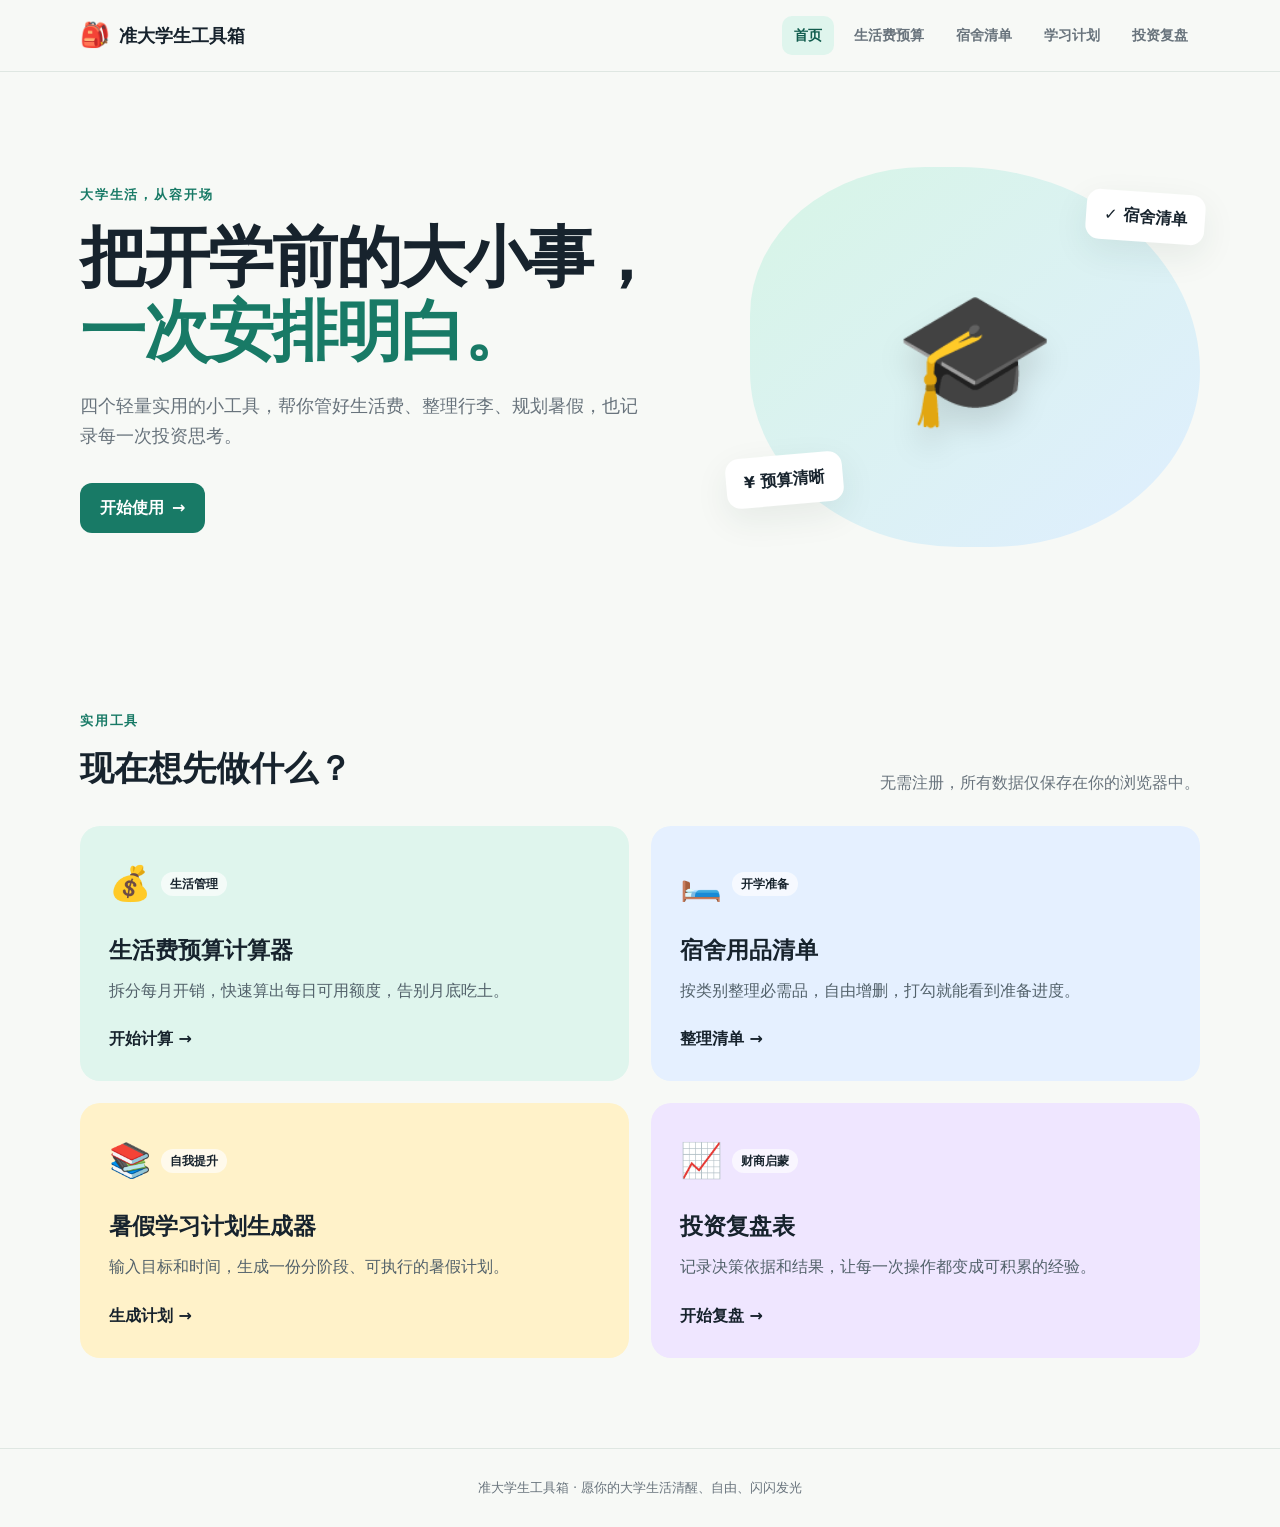
<file: index.html>
<!doctype html>
<html lang="zh-CN">
<head>
  <meta charset="UTF-8">
  <meta name="viewport" content="width=device-width, initial-scale=1.0">
  <meta name="description" content="准大学生工具箱：预算、宿舍清单、学习计划和投资复盘。">
  <title>准大学生工具箱</title>
  <link rel="stylesheet" href="assets/css/styles.css">
</head>
<body>
  <header class="site-header">
    <a class="brand" href="index.html"><span>🎒</span> 准大学生工具箱</a>
    <button class="nav-toggle" type="button" aria-label="打开导航" aria-expanded="false">☰</button>
    <nav class="nav-links" aria-label="主导航">
      <a class="active" href="index.html">首页</a>
      <a href="budget.html">生活费预算</a>
      <a href="dorm.html">宿舍清单</a>
      <a href="study.html">学习计划</a>
      <a href="investment.html">投资复盘</a>
    </nav>
  </header>

  <main>
    <section class="hero container">
      <div>
        <span class="eyebrow">大学生活，从容开场</span>
        <h1>把开学前的大小事，<br><span class="accent">一次安排明白。</span></h1>
        <p>四个轻量实用的小工具，帮你管好生活费、整理行李、规划暑假，也记录每一次投资思考。</p>
        <a class="button" href="#tools">开始使用 <span>→</span></a>
      </div>
      <div class="hero-visual" aria-hidden="true">
        <div class="float-card card-one">✓ 宿舍清单</div>
        <div class="float-card card-two">¥ 预算清晰</div>
        <div class="hero-icon">🎓</div>
      </div>
    </section>

    <section class="container section" id="tools">
      <div class="section-heading">
        <div><span class="eyebrow">实用工具</span><h2>现在想先做什么？</h2></div>
        <p>无需注册，所有数据仅保存在你的浏览器中。</p>
      </div>
      <div class="tool-grid">
        <a class="tool-card mint" href="budget.html">
          <span class="tool-icon">💰</span><span class="tag">生活管理</span>
          <h3>生活费预算计算器</h3><p>拆分每月开销，快速算出每日可用额度，告别月底吃土。</p><span class="card-link">开始计算 →</span>
        </a>
        <a class="tool-card blue" href="dorm.html">
          <span class="tool-icon">🛏️</span><span class="tag">开学准备</span>
          <h3>宿舍用品清单</h3><p>按类别整理必需品，自由增删，打勾就能看到准备进度。</p><span class="card-link">整理清单 →</span>
        </a>
        <a class="tool-card yellow" href="study.html">
          <span class="tool-icon">📚</span><span class="tag">自我提升</span>
          <h3>暑假学习计划生成器</h3><p>输入目标和时间，生成一份分阶段、可执行的暑假计划。</p><span class="card-link">生成计划 →</span>
        </a>
        <a class="tool-card purple" href="investment.html">
          <span class="tool-icon">📈</span><span class="tag">财商启蒙</span>
          <h3>投资复盘表</h3><p>记录决策依据和结果，让每一次操作都变成可积累的经验。</p><span class="card-link">开始复盘 →</span>
        </a>
      </div>
    </section>
  </main>
  <footer>准大学生工具箱 · 愿你的大学生活清醒、自由、闪闪发光</footer>
  <script src="assets/js/common.js"></script>
</body>
</html>
</file>
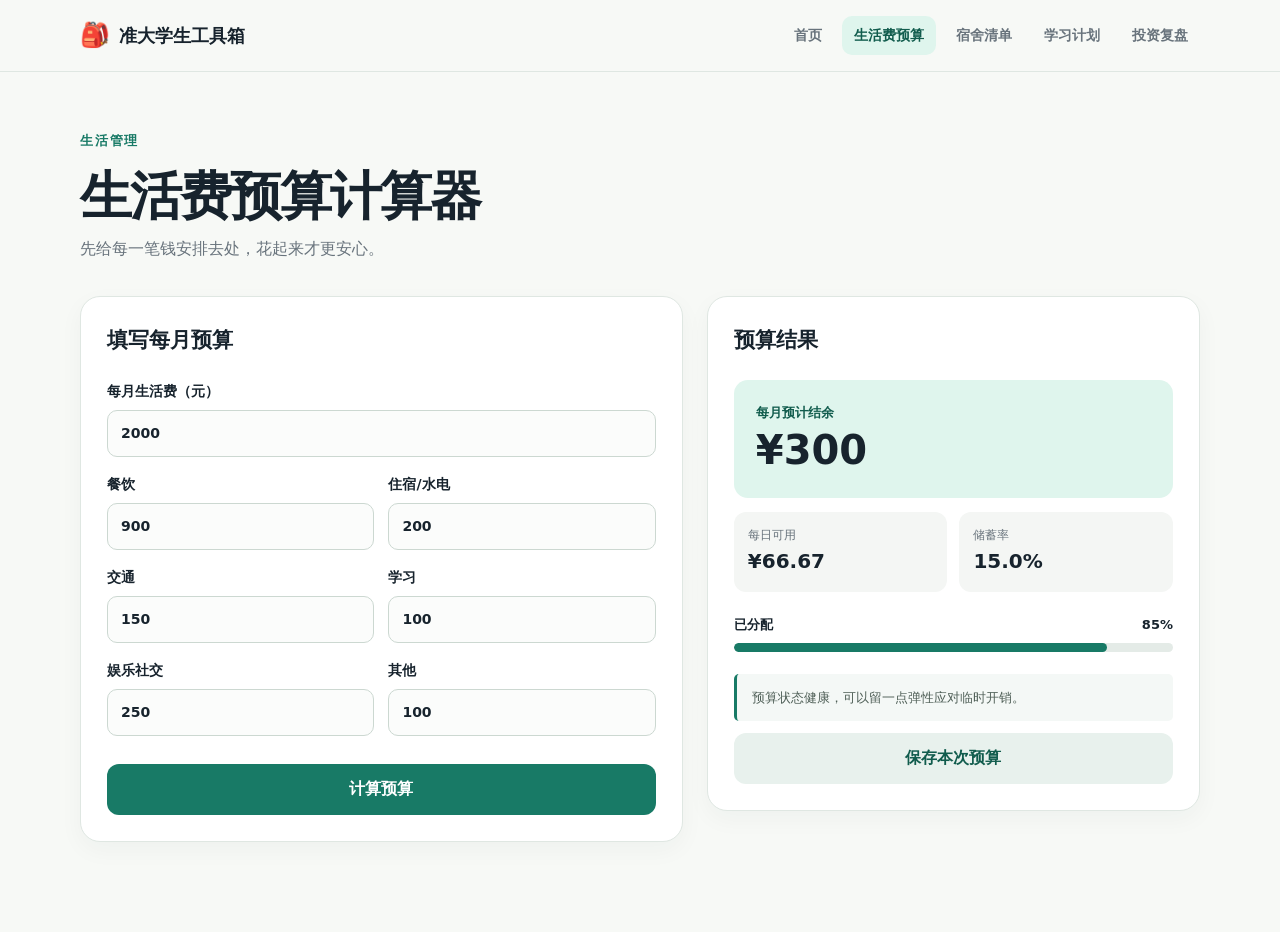
<file: budget.html>
<!doctype html>
<html lang="zh-CN">
<head>
  <meta charset="UTF-8"><meta name="viewport" content="width=device-width, initial-scale=1.0">
  <title>生活费预算计算器｜准大学生工具箱</title><link rel="stylesheet" href="assets/css/styles.css">
</head>
<body>
  <header class="site-header"><a class="brand" href="index.html"><span>🎒</span> 准大学生工具箱</a><button class="nav-toggle" type="button" aria-label="打开导航" aria-expanded="false">☰</button><nav class="nav-links"><a href="index.html">首页</a><a class="active" href="budget.html">生活费预算</a><a href="dorm.html">宿舍清单</a><a href="study.html">学习计划</a><a href="investment.html">投资复盘</a></nav></header>
  <main class="container page-main">
    <div class="page-title"><span class="eyebrow">生活管理</span><h1>生活费预算计算器</h1><p>先给每一笔钱安排去处，花起来才更安心。</p></div>
    <div class="two-column">
      <form class="panel" id="budget-form">
        <h2>填写每月预算</h2>
        <label>每月生活费（元）<input type="number" id="income" min="0" step="100" value="2000" required></label>
        <div class="form-grid">
          <label>餐饮<input type="number" id="food" min="0" value="900"></label>
          <label>住宿/水电<input type="number" id="housing" min="0" value="200"></label>
          <label>交通<input type="number" id="transport" min="0" value="150"></label>
          <label>学习<input type="number" id="study-cost" min="0" value="100"></label>
          <label>娱乐社交<input type="number" id="fun" min="0" value="250"></label>
          <label>其他<input type="number" id="other" min="0" value="100"></label>
        </div>
        <button class="button full" type="submit">计算预算</button>
      </form>
      <section class="panel result-panel" aria-live="polite">
        <h2>预算结果</h2>
        <div class="money-result"><small>每月预计结余</small><strong id="balance">¥300</strong></div>
        <div class="stats"><div><span>每日可用</span><strong id="daily">¥66.67</strong></div><div><span>储蓄率</span><strong id="saving-rate">15%</strong></div></div>
        <div class="progress-wrap"><div class="progress-label"><span>已分配</span><span id="allocated-text">85%</span></div><div class="progress"><i id="allocated-bar"></i></div></div>
        <div id="budget-tip" class="tip">预算状态健康，可以留一点弹性应对临时开销。</div>
        <button class="button secondary full" id="save-budget" type="button">保存本次预算</button>
      </section>
    </div>
  </main>
  <script src="assets/js/common.js"></script><script src="assets/js/budget.js"></script>
</body></html>
</file>
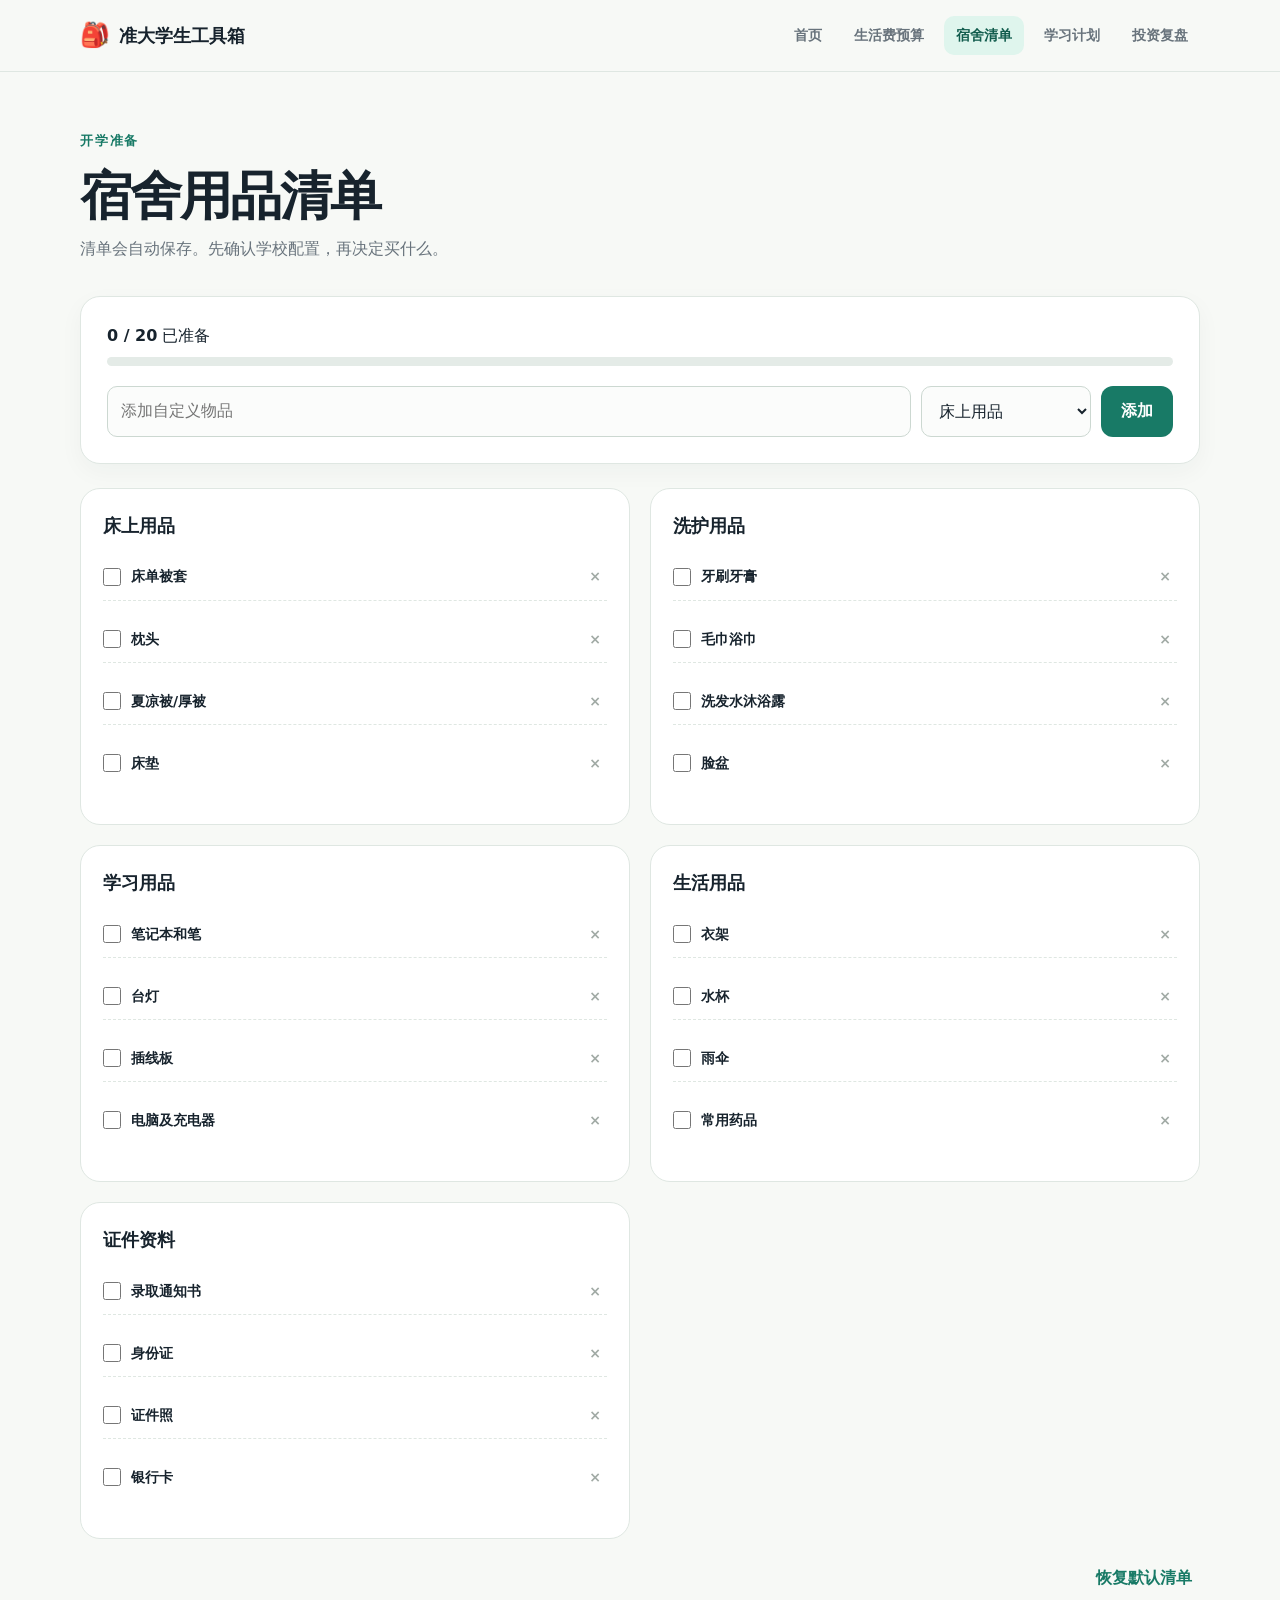
<file: dorm.html>
<!doctype html>
<html lang="zh-CN"><head><meta charset="UTF-8"><meta name="viewport" content="width=device-width, initial-scale=1.0"><title>宿舍用品清单｜准大学生工具箱</title><link rel="stylesheet" href="assets/css/styles.css"></head>
<body><header class="site-header"><a class="brand" href="index.html"><span>🎒</span> 准大学生工具箱</a><button class="nav-toggle" type="button" aria-label="打开导航" aria-expanded="false">☰</button><nav class="nav-links"><a href="index.html">首页</a><a href="budget.html">生活费预算</a><a class="active" href="dorm.html">宿舍清单</a><a href="study.html">学习计划</a><a href="investment.html">投资复盘</a></nav></header>
<main class="container page-main"><div class="page-title"><span class="eyebrow">开学准备</span><h1>宿舍用品清单</h1><p>清单会自动保存。先确认学校配置，再决定买什么。</p></div>
  <section class="panel checklist-toolbar"><div><strong id="check-count">0 / 0</strong><span> 已准备</span></div><div class="progress"><i id="check-progress"></i></div><form id="add-item-form" class="inline-form"><input id="new-item" placeholder="添加自定义物品" required><select id="new-category"><option>床上用品</option><option>洗护用品</option><option>学习用品</option><option>生活用品</option><option>证件资料</option></select><button class="button" type="submit">添加</button></form></section>
  <div id="checklist" class="checklist-grid"></div>
  <div class="actions-row"><button id="reset-list" class="text-button" type="button">恢复默认清单</button></div>
</main><script src="assets/js/common.js"></script><script src="assets/js/dorm.js"></script></body></html>
</file>
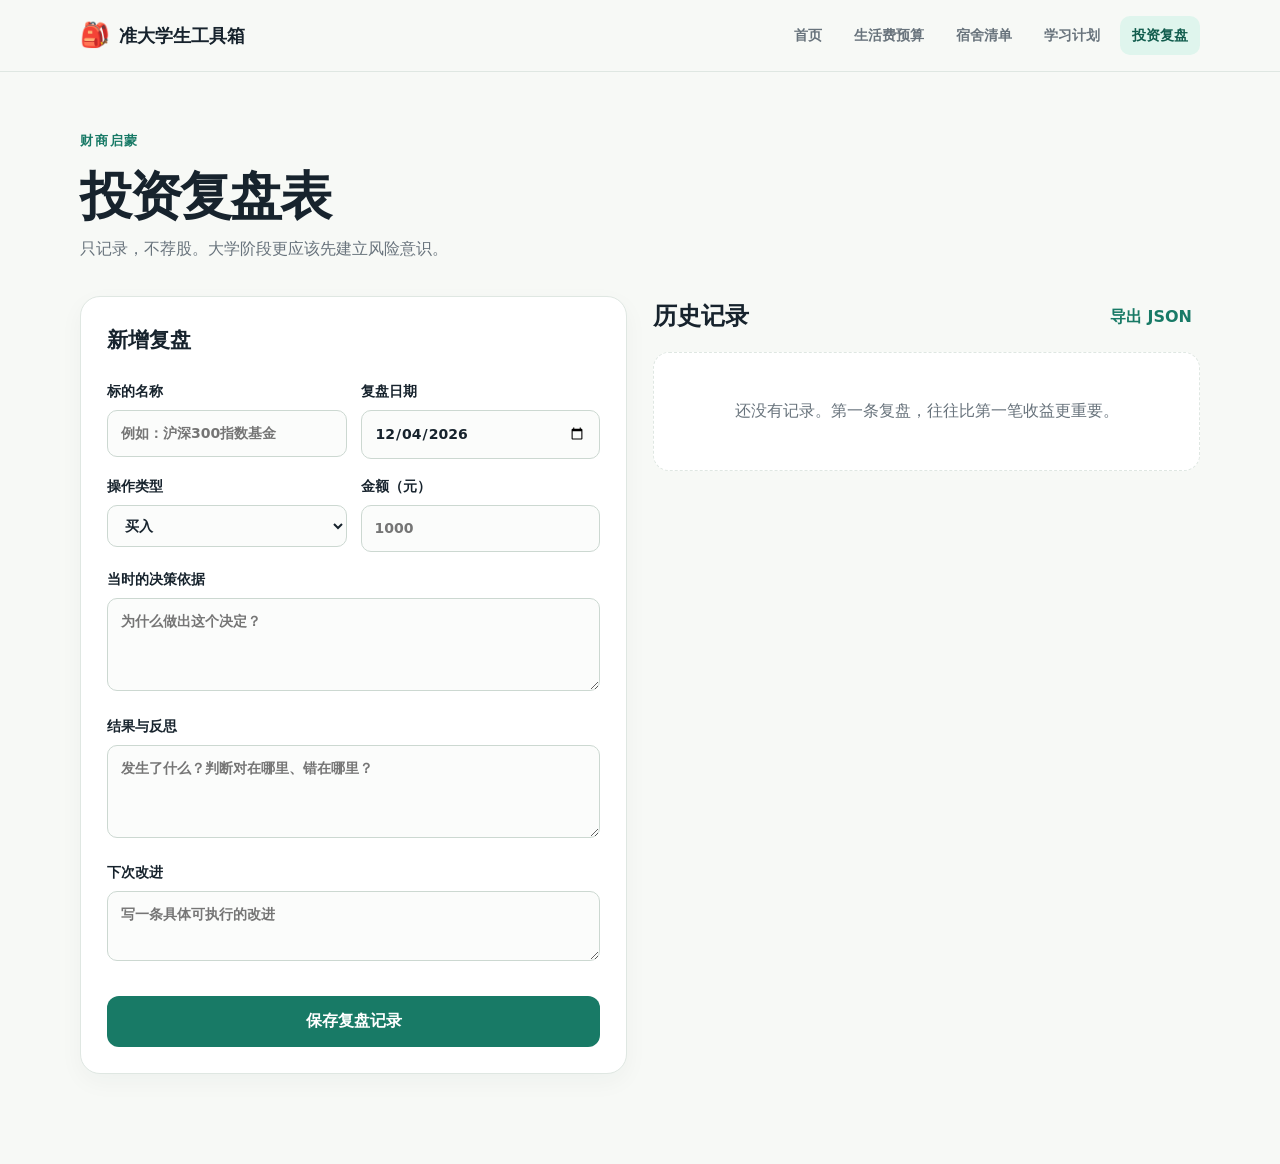
<file: investment.html>
<!doctype html>
<html lang="zh-CN"><head><meta charset="UTF-8"><meta name="viewport" content="width=device-width, initial-scale=1.0"><title>投资复盘表｜准大学生工具箱</title><link rel="stylesheet" href="assets/css/styles.css"></head>
<body><header class="site-header"><a class="brand" href="index.html"><span>🎒</span> 准大学生工具箱</a><button class="nav-toggle" type="button" aria-label="打开导航" aria-expanded="false">☰</button><nav class="nav-links"><a href="index.html">首页</a><a href="budget.html">生活费预算</a><a href="dorm.html">宿舍清单</a><a href="study.html">学习计划</a><a class="active" href="investment.html">投资复盘</a></nav></header>
<main class="container page-main"><div class="page-title"><span class="eyebrow">财商启蒙</span><h1>投资复盘表</h1><p>只记录，不荐股。大学阶段更应该先建立风险意识。</p></div>
<div class="investment-layout"><form class="panel" id="review-form"><h2>新增复盘</h2><div class="form-grid"><label>标的名称<input id="asset-name" placeholder="例如：沪深300指数基金" required></label><label>复盘日期<input type="date" id="review-date" required></label><label>操作类型<select id="action"><option>买入</option><option>卖出</option><option>持有观察</option><option>模拟交易</option></select></label><label>金额（元）<input type="number" id="amount" min="0" placeholder="1000"></label></div><label>当时的决策依据<textarea id="reason" rows="3" placeholder="为什么做出这个决定？" required></textarea></label><label>结果与反思<textarea id="reflection" rows="3" placeholder="发生了什么？判断对在哪里、错在哪里？" required></textarea></label><label>下次改进<textarea id="improvement" rows="2" placeholder="写一条具体可执行的改进"></textarea></label><button class="button full" type="submit">保存复盘记录</button></form>
<section><div class="list-header"><h2>历史记录</h2><button id="export-reviews" class="text-button" type="button">导出 JSON</button></div><div id="review-list" class="review-list"></div></section></div></main><script src="assets/js/common.js"></script><script src="assets/js/investment.js"></script></body></html>
</file>
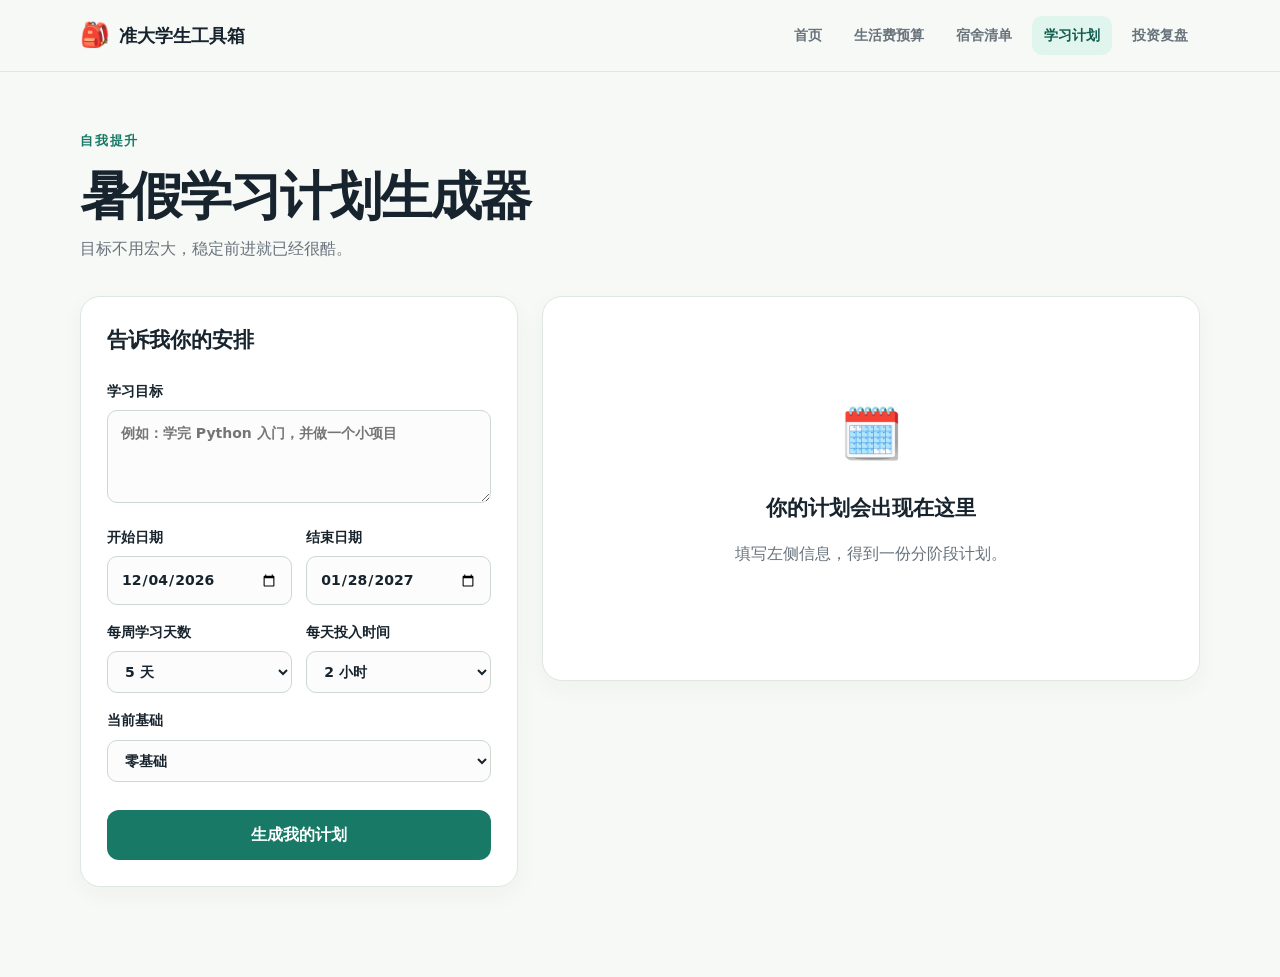
<file: study.html>
<!doctype html>
<html lang="zh-CN"><head><meta charset="UTF-8"><meta name="viewport" content="width=device-width, initial-scale=1.0"><title>暑假学习计划｜准大学生工具箱</title><link rel="stylesheet" href="assets/css/styles.css"></head>
<body><header class="site-header"><a class="brand" href="index.html"><span>🎒</span> 准大学生工具箱</a><button class="nav-toggle" type="button" aria-label="打开导航" aria-expanded="false">☰</button><nav class="nav-links"><a href="index.html">首页</a><a href="budget.html">生活费预算</a><a href="dorm.html">宿舍清单</a><a class="active" href="study.html">学习计划</a><a href="investment.html">投资复盘</a></nav></header>
<main class="container page-main"><div class="page-title"><span class="eyebrow">自我提升</span><h1>暑假学习计划生成器</h1><p>目标不用宏大，稳定前进就已经很酷。</p></div>
<div class="two-column study-layout"><form class="panel" id="plan-form"><h2>告诉我你的安排</h2><label>学习目标<textarea id="goal" rows="3" placeholder="例如：学完 Python 入门，并做一个小项目" required></textarea></label><div class="form-grid"><label>开始日期<input type="date" id="start-date" required></label><label>结束日期<input type="date" id="end-date" required></label><label>每周学习天数<select id="days-week"><option value="3">3 天</option><option value="4">4 天</option><option value="5" selected>5 天</option><option value="6">6 天</option><option value="7">7 天</option></select></label><label>每天投入时间<select id="hours-day"><option value="0.5">0.5 小时</option><option value="1">1 小时</option><option value="2" selected>2 小时</option><option value="3">3 小时</option><option value="4">4 小时</option></select></label></div><label>当前基础<select id="level"><option value="零基础">零基础</option><option value="了解一点">了解一点</option><option value="已有基础">已有基础</option></select></label><button class="button full" type="submit">生成我的计划</button></form>
<section class="panel plan-result" id="plan-result"><div class="empty-state"><span>🗓️</span><h2>你的计划会出现在这里</h2><p>填写左侧信息，得到一份分阶段计划。</p></div></section></div></main><script src="assets/js/common.js"></script><script src="assets/js/study.js"></script></body></html>
</file>
<file: assets/css/styles.css>
:root{--ink:#17232d;--muted:#68737c;--bg:#f7f9f6;--surface:#fff;--primary:#187a66;--primary-dark:#115c4d;--line:#dfe7e2;--mint:#dff5ed;--blue:#e5f0ff;--yellow:#fff2c9;--purple:#efe6ff;--danger:#b43a45;--shadow:0 12px 35px rgba(31,61,51,.08);--radius:20px}*{box-sizing:border-box}html{scroll-behavior:smooth}body{margin:0;color:var(--ink);background:var(--bg);font-family:"Microsoft YaHei","PingFang SC",system-ui,-apple-system,sans-serif;line-height:1.65}a{color:inherit;text-decoration:none}button,input,select,textarea{font:inherit}.container{width:min(1120px,calc(100% - 40px));margin-inline:auto}.site-header{height:72px;padding:0 max(24px,calc((100vw - 1120px)/2));display:flex;align-items:center;justify-content:space-between;background:rgba(247,249,246,.94);border-bottom:1px solid var(--line);position:sticky;top:0;z-index:10;backdrop-filter:blur(12px)}.brand{font-size:18px;font-weight:800;display:flex;gap:9px;align-items:center}.brand span{font-size:24px}.nav-links{display:flex;align-items:center;gap:8px}.nav-links a{padding:8px 12px;color:var(--muted);border-radius:10px;font-size:14px;font-weight:600}.nav-links a:hover,.nav-links a.active{background:var(--mint);color:var(--primary-dark)}.nav-toggle{display:none;border:0;background:transparent;font-size:24px}.hero{min-height:570px;display:grid;grid-template-columns:1.15fr .85fr;align-items:center;gap:60px;padding-block:76px}.hero h1,.page-title h1{font-size:clamp(38px,6vw,66px);line-height:1.12;margin:14px 0 22px;letter-spacing:-2px}.hero p{font-size:18px;color:var(--muted);max-width:570px;margin:0 0 32px}.eyebrow{display:inline-block;font-size:13px;font-weight:800;color:var(--primary);letter-spacing:.14em;text-transform:uppercase}.accent{color:var(--primary)}.button{border:0;border-radius:12px;padding:12px 20px;background:var(--primary);color:#fff;font-weight:800;cursor:pointer;display:inline-flex;justify-content:center;align-items:center;gap:8px;transition:.2s}.button:hover{background:var(--primary-dark);transform:translateY(-1px)}.button.secondary{background:#e8f1ed;color:var(--primary-dark)}.button.full{width:100%;margin-top:12px}.hero-visual{height:380px;background:linear-gradient(140deg,#d7f5e6,#dfeeff);border-radius:42% 58% 50% 50%;position:relative;display:grid;place-items:center}.hero-icon{font-size:130px;filter:drop-shadow(0 18px 15px rgba(0,0,0,.12))}.float-card{position:absolute;background:#fff;padding:12px 18px;border-radius:14px;box-shadow:var(--shadow);font-weight:800}.card-one{top:25px;right:-5px;transform:rotate(4deg)}.card-two{bottom:42px;left:-24px;transform:rotate(-5deg)}.section{padding-block:65px 90px}.section-heading{display:flex;justify-content:space-between;align-items:end;margin-bottom:30px}.section-heading h2{font-size:34px;margin:7px 0 0}.section-heading p{color:var(--muted);margin:0}.tool-grid{display:grid;grid-template-columns:repeat(2,1fr);gap:22px}.tool-card{padding:28px;border-radius:var(--radius);min-height:245px;transition:.22s;border:1px solid transparent}.tool-card:hover{transform:translateY(-4px);box-shadow:var(--shadow);border-color:rgba(0,0,0,.04)}.tool-card.mint{background:var(--mint)}.tool-card.blue{background:var(--blue)}.tool-card.yellow{background:var(--yellow)}.tool-card.purple{background:var(--purple)}.tool-icon{font-size:34px;display:inline-block;margin-right:10px}.tag{font-size:12px;font-weight:800;background:rgba(255,255,255,.65);border-radius:99px;padding:5px 9px;vertical-align:7px}.tool-card h3{font-size:23px;margin:20px 0 8px}.tool-card p{color:#52616a;margin:0 0 22px}.card-link{font-weight:800}footer{text-align:center;color:var(--muted);padding:28px;border-top:1px solid var(--line);font-size:13px}.page-main{padding-block:55px 90px}.page-title{margin-bottom:34px}.page-title h1{font-size:clamp(34px,5vw,52px);margin-bottom:10px}.page-title p{color:var(--muted);margin:0}.two-column{display:grid;grid-template-columns:1.1fr .9fr;gap:24px;align-items:start}.panel{background:var(--surface);border:1px solid var(--line);padding:26px;border-radius:var(--radius);box-shadow:0 8px 24px rgba(31,61,51,.04)}.panel h2{margin:0 0 22px;font-size:21px}label{display:block;font-weight:700;font-size:14px;margin-bottom:16px}input,select,textarea{width:100%;margin-top:7px;padding:11px 13px;border:1px solid #ccd8d1;border-radius:10px;background:#fbfcfb;color:var(--ink);outline:none}textarea{resize:vertical}input:focus,select:focus,textarea:focus{border-color:var(--primary);box-shadow:0 0 0 3px rgba(24,122,102,.1)}.form-grid{display:grid;grid-template-columns:repeat(2,1fr);gap:0 14px}.money-result{padding:22px;background:var(--mint);border-radius:14px}.money-result small{display:block;color:var(--primary-dark);font-weight:700}.money-result strong{display:block;font-size:40px;line-height:1.3}.stats{display:grid;grid-template-columns:1fr 1fr;gap:12px;margin:14px 0}.stats div{padding:14px;background:#f4f6f4;border-radius:12px}.stats span{display:block;color:var(--muted);font-size:12px}.stats strong{font-size:20px}.progress-wrap{margin:22px 0}.progress-label{display:flex;justify-content:space-between;font-size:13px;font-weight:700;margin-bottom:7px}.progress{height:9px;background:#e4ebe7;border-radius:99px;overflow:hidden}.progress i{display:block;width:0;height:100%;background:var(--primary);border-radius:inherit;transition:width .35s}.tip{padding:13px 15px;border-left:3px solid var(--primary);background:#f4f8f6;color:#506058;font-size:13px;border-radius:5px}.tip.danger{border-color:var(--danger);color:var(--danger);background:#fff3f4}.checklist-toolbar{margin-bottom:24px}.checklist-toolbar>div:first-child{margin-bottom:8px}.checklist-toolbar .progress{margin-bottom:20px}.inline-form{display:grid;grid-template-columns:1fr 170px auto;gap:10px}.inline-form input,.inline-form select{margin:0}.checklist-grid{display:grid;grid-template-columns:repeat(2,1fr);gap:20px}.check-category{background:#fff;border:1px solid var(--line);padding:22px;border-radius:var(--radius)}.check-category h2{font-size:18px;margin:0 0 14px}.check-item{display:flex;align-items:center;gap:10px;padding:10px 0;border-bottom:1px dashed var(--line)}.check-item:last-child{border:0}.check-item input{width:18px;height:18px;margin:0;accent-color:var(--primary)}.check-item.done span{text-decoration:line-through;color:#98a19c}.delete-item{margin-left:auto;border:0;background:none;color:#a1aaa5;cursor:pointer}.actions-row{text-align:right;margin-top:18px}.text-button{border:0;background:none;color:var(--primary);font-weight:800;cursor:pointer;padding:8px}.study-layout{grid-template-columns:.8fr 1.2fr}.empty-state{text-align:center;padding:70px 15px;color:var(--muted)}.empty-state span{font-size:50px}.empty-state h2{color:var(--ink);margin:15px 0 4px}.plan-summary{background:var(--yellow);padding:18px;border-radius:14px;margin-bottom:18px}.plan-summary strong{display:block;font-size:20px}.phase{display:grid;grid-template-columns:42px 1fr;gap:12px;margin:18px 0}.phase-number{width:38px;height:38px;border-radius:50%;background:var(--primary);color:#fff;display:grid;place-items:center;font-weight:800}.phase h3{margin:0}.phase p{margin:4px 0;color:var(--muted);font-size:14px}.investment-layout{display:grid;grid-template-columns:1fr 1fr;gap:26px;align-items:start}.list-header{display:flex;justify-content:space-between;align-items:center;margin-bottom:14px}.list-header h2{margin:0}.review-list{display:grid;gap:14px}.review-card{background:#fff;border:1px solid var(--line);border-radius:16px;padding:20px}.review-card header{display:flex;justify-content:space-between;gap:12px}.review-card h3{margin:0}.review-meta{font-size:12px;color:var(--muted)}.action-pill{background:var(--purple);padding:4px 9px;border-radius:99px;font-size:12px;font-weight:800;height:max-content}.review-card details{margin-top:14px}.review-card summary{cursor:pointer;color:var(--primary);font-weight:800}.review-card dl{font-size:13px}.review-card dt{font-weight:800;margin-top:10px}.review-card dd{margin:2px 0;color:var(--muted);white-space:pre-wrap}.review-actions{text-align:right}.empty-list{text-align:center;color:var(--muted);padding:45px 15px;background:#fff;border:1px dashed var(--line);border-radius:16px}
@media(max-width:800px){.site-header{height:64px;padding-inline:20px}.nav-toggle{display:block}.nav-links{display:none;position:absolute;top:64px;left:0;right:0;background:#fff;padding:12px 20px 18px;border-bottom:1px solid var(--line);box-shadow:var(--shadow)}.nav-links.open{display:grid}.nav-links a{padding:10px 12px}.hero{grid-template-columns:1fr;min-height:auto;padding-block:54px}.hero-visual{height:260px}.hero-icon{font-size:90px}.tool-grid,.two-column,.investment-layout{grid-template-columns:1fr}.section-heading{display:block}.section-heading p{margin-top:8px}.study-layout{grid-template-columns:1fr}.checklist-grid{grid-template-columns:1fr}}
@media(max-width:520px){.container{width:min(100% - 28px,1120px)}.hero h1{font-size:40px;letter-spacing:-1px}.hero{gap:35px}.hero-visual{height:220px}.float-card{font-size:12px}.tool-grid{grid-template-columns:1fr}.tool-card{min-height:auto;padding:22px}.section{padding-block:45px}.page-main{padding-block:38px 70px}.panel{padding:20px}.form-grid{grid-template-columns:1fr}.inline-form{grid-template-columns:1fr}.money-result strong{font-size:34px}}
</file>
